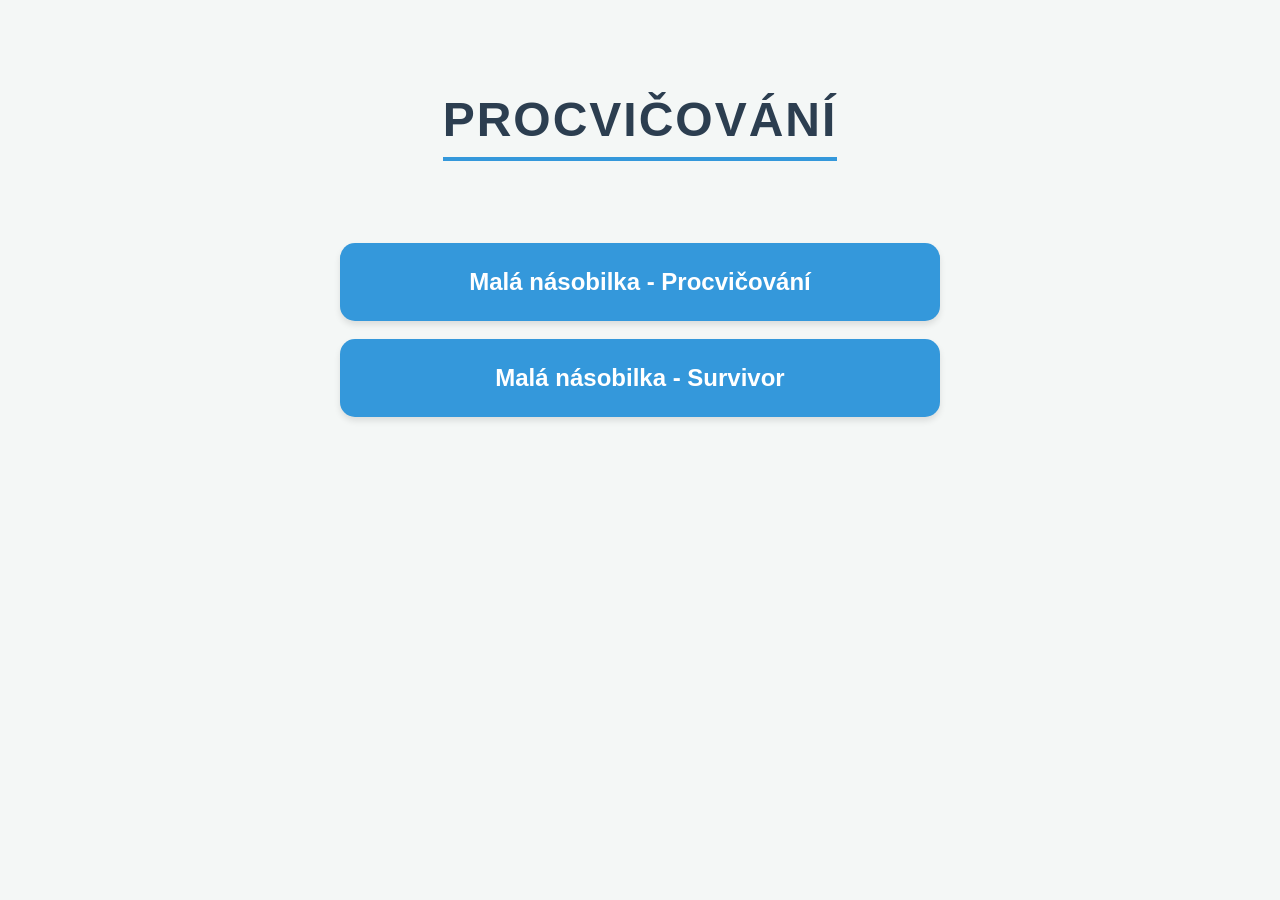
<file: index.html>
<!DOCTYPE html>
<html lang="cs">
<head>
    <meta charset="UTF-8">
    <meta name="viewport" content="width=device-width, initial-scale=1.0">
    <title>Procvičování - Rozcestník</title>
    <style>
        :root {
            --primary-color: #3498db;
            --hover-color: #2980b9;
            --bg-color: #f4f7f6;
            --text-color: #2c3e50;
        }

        body {
            font-family: 'Segoe UI', Tahoma, Geneva, Verdana, sans-serif;
            background-color: var(--bg-color);
            color: var(--text-color);
            margin: 0;
            display: flex;
            flex-direction: column;
            align-items: center;
            padding: 20px;
        }

        header {
            margin-top: 40px;
            margin-bottom: 50px;
            text-align: center;
        }

        h1 {
            font-size: 3rem;
            color: var(--text-color);
            text-transform: uppercase;
            letter-spacing: 2px;
            border-bottom: 4px solid var(--primary-color);
            padding-bottom: 10px;
        }

        .container {
            width: 100%;
            max-width: 600px;
            display: flex;
            flex-direction: column;
            gap: 20px; /* Mezera mezi tlačítky */
        }

        .btn-link {
            display: block;
            text-decoration: none;
            background-color: var(--primary-color);
            color: white;
            padding: 25px 20px; /* Velké polstrování pro prsty */
            text-align: center;
            font-size: 1.5rem;
            font-weight: bold;
            border-radius: 15px;
            box-shadow: 0 4px 6px rgba(0,0,0,0.1);
            transition: transform 0.2s, background-color 0.2s, box-shadow 0.2s;
        }

        /* Efekt při dotyku nebo najetí myší */
        .btn-link:hover, .btn-link:active {
            background-color: var(--hover-color);
            transform: translateY(-3px);
            box-shadow: 0 6px 12px rgba(0,0,0,0.15);
        }

        .btn-link:active {
            transform: translateY(0);
        }

        /* Úprava pro velmi malé displeje */
        @media (max-width: 480px) {
            h1 { font-size: 2rem; }
            .btn-link { font-size: 1.2rem; padding: 20px 15px; }
        }
    </style>
</head>
<body>

    <header>
        <h1>Procvičování</h1>
    </header>
    <div class="container">
        <a href="mala_nasobilka2.html" class="btn-link">
            Malá násobilka - Procvičování
        </a>

    </div>
    <br>
    <div class="container">
        <a href="mala_nasobilka.html" class="btn-link">
            Malá násobilka - Survivor
        </a>

    </div>

</body>
</html>
</file>
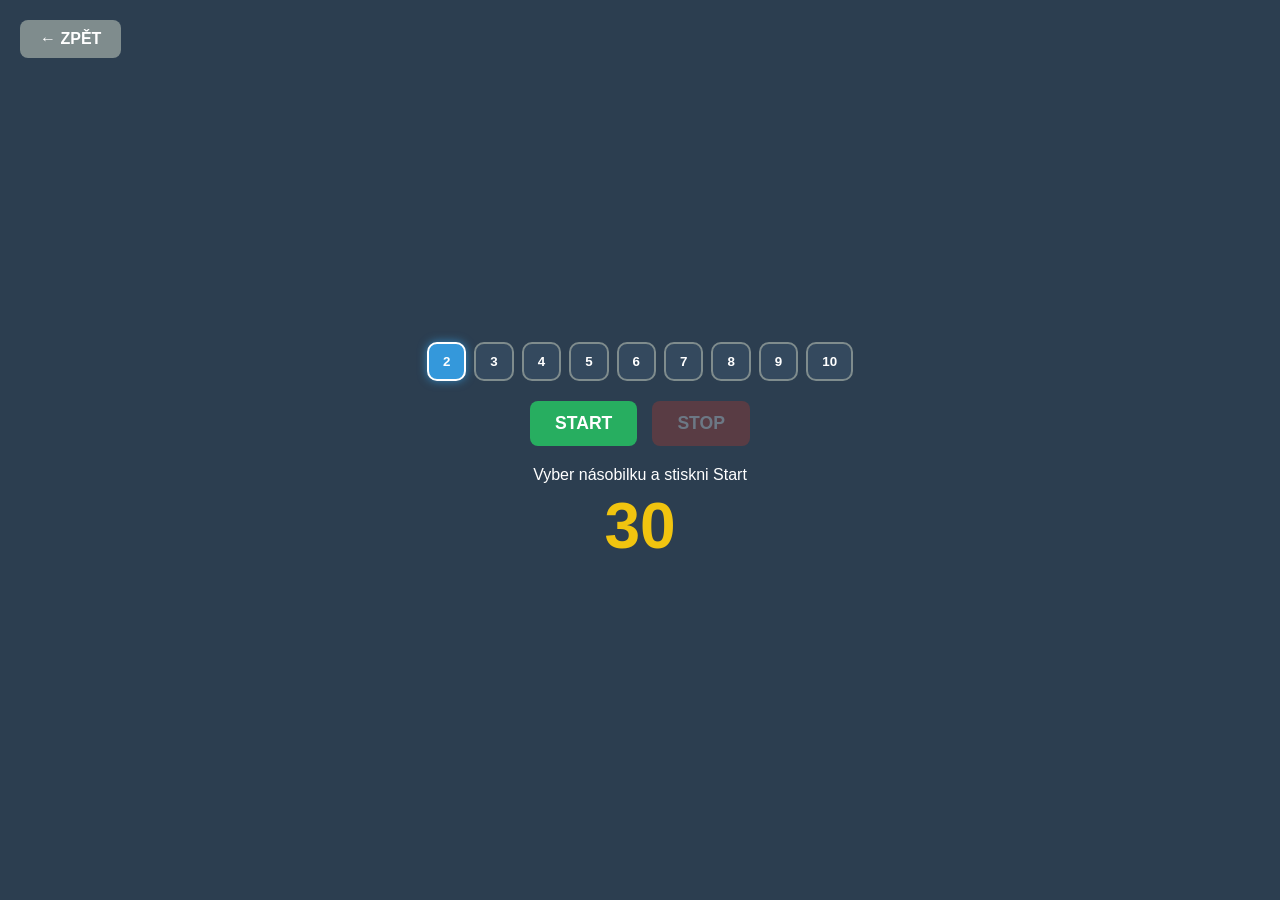
<file: mala_nasobilka.html>
<!DOCTYPE html>
<html lang="cs">
<head>
    <meta charset="UTF-8">
    <meta name="viewport" content="width=device-width, initial-scale=1.0">
    <title>Survival Násobilka - Moderní UI</title>
    <style>
        body {
            font-family: 'Segoe UI', sans-serif;
            background-color: #2c3e50;
            color: white;
            display: flex;
            flex-direction: column;
            align-items: center;
            justify-content: center;
            min-height: 100vh;
            margin: 0;
            overflow: hidden;
            transition: background-color 0.3s;
        }

        #back-link {
            position: absolute;
            top: 20px;
            left: 20px;
            text-decoration: none;
            background-color: #7f8c8d;
            color: white;
            padding: 10px 20px;
            border-radius: 8px;
            font-weight: bold;
            z-index: 100;
        }

        #selector-container {
            display: flex;
            gap: 8px;
            margin-bottom: 10px;
            flex-wrap: wrap;
            justify-content: center;
            padding: 10px;
        }

        .num-btn {
            padding: 10px 14px;
            background-color: #34495e;
            border: 2px solid #7f8c8d;
            border-radius: 10px;
            color: white;
            cursor: pointer;
            font-weight: bold;
        }

        .num-btn.active {
            background-color: #3498db;
            border-color: white;
            box-shadow: 0 0 10px rgba(52, 152, 219, 0.8);
        }

        #controls {
            margin-bottom: 20px;
            display: flex;
            gap: 15px;
        }

        .control-btn {
            padding: 12px 25px;
            font-size: 1.1rem;
            font-weight: bold;
            border: none;
            border-radius: 8px;
            cursor: pointer;
            color: white;
        }

        #btn-start { background-color: #27ae60; }
        #btn-stop { background-color: #c0392b; }
        .control-btn:disabled { opacity: 0.3; cursor: not-allowed; }

        #ui-layer { text-align: center; width: 100%; max-width: 600px; }
        #timer { font-size: 4rem; font-weight: bold; color: #f1c40f; line-height: 1; margin: 10px 0; }
        
        #game-grid { 
            display: grid; 
            grid-template-columns: repeat(2, 1fr); 
            gap: 25px; 
            margin-top: 20px; 
            padding: 0 20px;
        }
        .hidden-grid { display: none !important; }

        .column { display: flex; flex-direction: column; gap: 15px; }

        .card {
            padding: 20px;
            background-color: #34495e;
            border: 3px solid #ecf0f1;
            border-radius: 15px;
            cursor: pointer;
            font-size: 1.8rem;
            text-align: center;
            user-select: none;
            transition: transform 0.2s, background-color 0.2s;
            min-width: 140px;
        }

        .card.selected { background-color: #3498db; border-color: #fff; transform: scale(1.05); }
        .card.wrong { background-color: #e74c3c !important; border-color: #ff0000 !important; animation: shake-small 0.4s; }
        .card.hidden { visibility: hidden; opacity: 0; pointer-events: none; }

        /* --- STYLY PRO MODÁLNÍ OKNO --- */
        #modal-overlay {
            position: fixed;
            top: 0; left: 0; width: 100%; height: 100%;
            background: rgba(0,0,0,0.85);
            display: none; /* Skryto defaultně */
            flex-direction: column;
            align-items: center;
            justify-content: center;
            z-index: 1000;
        }

        #modal-box {
            background: #ecf0f1;
            color: #2c3e50;
            padding: 40px;
            border-radius: 20px;
            text-align: center;
            box-shadow: 0 0 30px rgba(0,0,0,0.5);
            max-width: 80%;
        }

        #modal-box h2 { font-size: 2.5rem; margin-top: 0; }
        #modal-box p { font-size: 1.2rem; margin-bottom: 30px; }

        .modal-btn {
            background-color: #27ae60;
            color: white;
            border: none;
            padding: 20px 40px;
            font-size: 1.5rem;
            font-weight: bold;
            border-radius: 12px;
            cursor: pointer;
            transition: transform 0.1s;
        }
        .modal-btn:active { transform: scale(0.95); }
        .modal-btn.restart-btn { background-color: #c0392b; }

        @keyframes shake-small {
            0%, 100% { transform: translateX(0); }
            25% { transform: translateX(-8px); }
            75% { transform: translateX(8px); }
        }

        .shake-heavy { animation: shake-heavy 0.1s infinite; }
        @keyframes shake-heavy {
            0% { transform: translate(4px, 4px); }
            50% { transform: translate(-4px, -4px); }
            100% { transform: translate(4px, -4px); }
        }
    </style>
</head>
<body>

    <div id="modal-overlay">
        <div id="modal-box">
            <h2 id="modal-title">Výborně!</h2>
            <p id="modal-text">Úroveň dokončena.</p>
            <button id="modal-button" class="modal-btn" onclick="closeModal()">DALŠÍ ÚROVEŇ</button>
        </div>
    </div>

    <a href="index.html" id="back-link">← ZPĚT</a>

    <div id="selector-container"></div>

    <div id="controls">
        <button id="btn-start" class="control-btn" onclick="startGame()">START</button>
        <button id="btn-stop" class="control-btn" onclick="stopGame()" disabled>STOP</button>
    </div>

    <div id="ui-layer">
        <div id="level-info">Vyber násobilku a stiskni Start</div>
        <div id="timer">30</div>
        
        <div id="game-grid" class="hidden-grid">
            <div class="column" id="left-col"></div>
            <div class="column" id="right-col"></div>
        </div>
    </div>

    <script>
        const VOL = 0.4; 
        let currentMultiplier = 2;
        let currentMaxTime = 30;
        let timeLeft = 30;
        let level = 1;
        let matchesFound = 0;
        let gameActive = false;
        let isProcessing = false;
        let selectedCards = [];
        let timerInterval;
        let modalAction = null; // Uchovává funkci, co se má stát po kliku na tlačítko v okně

        const audioCtx = new (window.AudioContext || window.webkitAudioContext)();

        function playTone(freq, type, duration, volMod = 1) {
            try {
                const osc = audioCtx.createOscillator();
                const gain = audioCtx.createGain();
                osc.type = type;
                osc.frequency.setValueAtTime(freq, audioCtx.currentTime);
                gain.gain.setValueAtTime(VOL * volMod, audioCtx.currentTime);
                gain.gain.exponentialRampToValueAtTime(0.0001, audioCtx.currentTime + duration);
                osc.connect(gain); gain.connect(audioCtx.destination);
                osc.start(); osc.stop(audioCtx.currentTime + duration);
            } catch(e) {}
        }

        const sounds = {
            click: () => playTone(500, 'sine', 0.1, 0.3),
            match: () => { playTone(800, 'sine', 0.2, 0.6); setTimeout(() => playTone(1200, 'sine', 0.3, 0.6), 60); },
            error: () => playTone(120, 'sawtooth', 0.5, 0.5),
            win: () => [523, 659, 783, 1046].forEach((f, i) => setTimeout(() => playTone(f, 'triangle', 0.4, 0.5), i * 120))
        };

        // FUNKCE PRO ZOBRAZENÍ MODÁLU
        function showModal(title, text, buttonLabel, isGameOver, action) {
            document.getElementById('modal-title').textContent = title;
            document.getElementById('modal-text').textContent = text;
            const btn = document.getElementById('modal-button');
            btn.textContent = buttonLabel;
            
            if(isGameOver) btn.classList.add('restart-btn');
            else btn.classList.remove('restart-btn');

            document.getElementById('modal-overlay').style.display = 'flex';
            modalAction = action;
        }

        function closeModal() {
            document.getElementById('modal-overlay').style.display = 'none';
            if (modalAction) modalAction();
        }

        const selector = document.getElementById('selector-container');
        for (let i = 2; i <= 10; i++) {
            const btn = document.createElement('button');
            btn.className = `num-btn ${i === 2 ? 'active' : ''}`;
            btn.textContent = i;
            btn.onclick = () => {
                stopGame();
                document.querySelectorAll('.num-btn').forEach(b => b.classList.remove('active'));
                btn.classList.add('active');
                currentMultiplier = i;
                document.getElementById('level-info').textContent = `Násobilka ${currentMultiplier} připravena.`;
            };
            selector.appendChild(btn);
        }

        function startGame() {
            if (audioCtx.state === 'suspended') audioCtx.resume();
            document.getElementById('btn-start').disabled = true;
            document.getElementById('btn-stop').disabled = false;
            document.getElementById('game-grid').classList.remove('hidden-grid');
            initLevel();
        }

        function stopGame() {
            gameActive = false;
            isProcessing = false;
            clearInterval(timerInterval);
            level = 1; currentMaxTime = 30; timeLeft = 30;
            selectedCards = [];
            document.getElementById('btn-start').disabled = false;
            document.getElementById('btn-stop').disabled = true;
            document.getElementById('game-grid').classList.add('hidden-grid');
            document.getElementById('timer').textContent = "30";
            document.getElementById('timer').style.color = "#f1c40f";
            document.getElementById('level-info').textContent = "Hra zastavena.";
            document.body.className = '';
            document.body.style.backgroundColor = "#2c3e50";
            document.getElementById('modal-overlay').style.display = 'none';
        }

        function initLevel() {
            gameActive = true;
            isProcessing = false;
            matchesFound = 0;
            selectedCards = [];
            timeLeft = currentMaxTime;
            document.getElementById('timer').textContent = timeLeft;
            document.getElementById('timer').style.color = "#f1c40f";
            document.getElementById('level-info').textContent = `Násobilka ${currentMultiplier} | Úroveň: ${level}`;
            
            const leftCol = document.getElementById('left-col');
            const rightCol = document.getElementById('right-col');
            leftCol.innerHTML = ''; rightCol.innerHTML = '';

            const indices = Array.from({length: 10}, (_, i) => i + 1).sort(() => 0.5 - Math.random()).slice(0, 5);
            const qs = indices.map(i => ({t: `${currentMultiplier} × ${i}`, m: (currentMultiplier * i).toString()}));
            const as = indices.map(i => ({t: (currentMultiplier * i).toString(), m: `${currentMultiplier} × ${i}`}));

            qs.sort(() => 0.5 - Math.random()).forEach(d => leftCol.appendChild(createCard(d)));
            as.sort(() => 0.5 - Math.random()).forEach(d => rightCol.appendChild(createCard(d)));

            clearInterval(timerInterval);
            startTimer();
        }

        function createCard(data) {
            const card = document.createElement('div');
            card.className = 'card';
            card.textContent = data.t;
            card.dataset.val = data.t.trim();
            card.dataset.match = data.m.trim();
            card.onclick = () => {
                if (!gameActive || isProcessing || card.classList.contains('selected') || card.classList.contains('hidden')) return;
                sounds.click();
                card.classList.add('selected');
                selectedCards.push(card);
                if (selectedCards.length === 2) {
                    isProcessing = true;
                    checkMatch();
                }
            };
            return card;
        }

        function checkMatch() {
            const [c1, c2] = selectedCards;
            const isMatch = (c1.dataset.match === c2.dataset.val || c2.dataset.match === c1.dataset.val);

            if (isMatch) {
                sounds.match();
                c1.classList.add('hidden'); c2.classList.add('hidden');
                c1.classList.remove('selected'); c2.classList.remove('selected');
                matchesFound++;
                selectedCards = [];
                isProcessing = false;
                if (matchesFound === 5) setTimeout(handleWin, 200);
            } else {
                sounds.error();
                c1.classList.add('wrong'); c2.classList.add('wrong');
                setTimeout(() => {
                    c1.classList.remove('wrong', 'selected');
                    c2.classList.remove('wrong', 'selected');
                    selectedCards = [];
                    isProcessing = false;
                }, 400);
            }
        }

        function startTimer() {
            timerInterval = setInterval(() => {
                if (!gameActive) return;
                timeLeft--;
                document.getElementById('timer').textContent = timeLeft;
                if (timeLeft <= 5) document.getElementById('timer').style.color = "#e74c3c";
                if (timeLeft <= 0) handleLose();
            }, 1000);
        }

        function handleWin() {
            if (!gameActive) return;
            gameActive = false;
            clearInterval(timerInterval);
            sounds.win();
            
            showModal(
                "VÝBORNĚ!", 
                `Úroveň ${level} dokončena! Časový limit pro další kolo se zkracuje.`, 
                "DALŠÍ ÚROVEŇ", 
                false, 
                () => {
                    level++;
                    currentMaxTime = Math.max(5, currentMaxTime - 5);
                    initLevel();
                }
            );
        }

        function handleLose() {
		
            gameActive = false;
            clearInterval(timerInterval);
            // document.body.classList.add('shake-heavy');
            document.body.style.backgroundColor = "#c0392b";

            document.querySelectorAll('.card:not(.hidden)').forEach(card => {
                const x = (Math.random() - 0.5) * 2000;
                const y = (Math.random() - 0.5) * 2000;
                card.style.transform = `translate(${x}px, ${y}px) rotate(${Math.random()*1000}deg)`;
                card.style.opacity = "0";
            });

            setTimeout(() => {
                showModal(
                    "Čas vypršel!", 
                    `Dosáhl jsi úrovně ${level}.`, 
                    "HRÁT ZNOVU", 
                    true, 
                    stopGame
                );
            }, 1000);
        }
    </script>
</body>
</html>
</file>
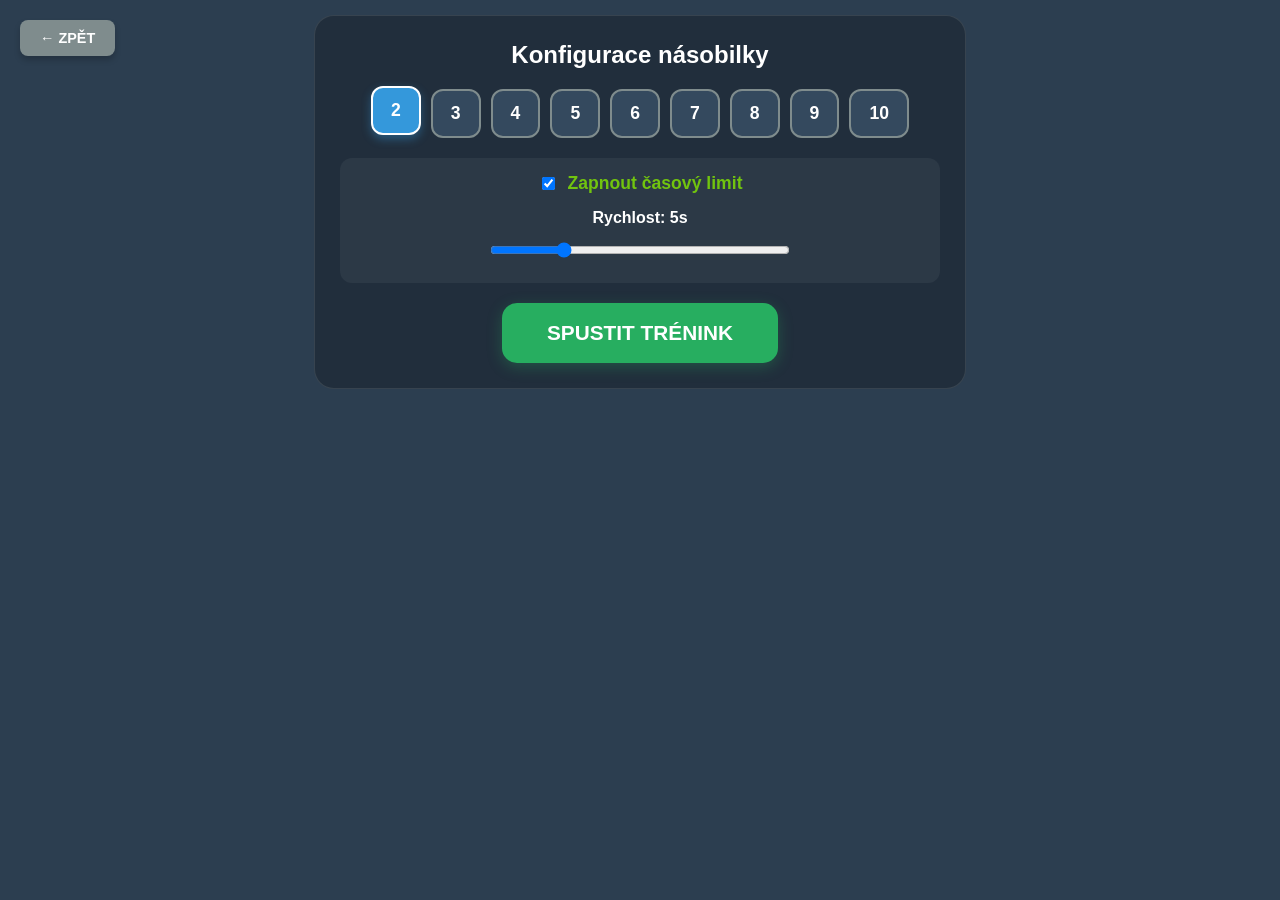
<file: mala_nasobilka2.html>
<!DOCTYPE html>
<html lang="cs">
<head>
    <meta charset="UTF-8">
    <meta name="viewport" content="width=device-width, initial-scale=1.0">
    <title>Trénink Násobilky - Grid Edition</title>
	<link rel="stylesheet" href="styl.css">
</head>
<body>
	<a href="index.html" id="back-link">← ZPĚT</a>
    <div id="settings-panel">
        <h2 style="margin-top: 0;">Konfigurace násobilky</h2>
        <div id="selector-container"></div>
        
        <div class="timer-config">
            <label>
                <input type="checkbox" id="timer-enable" checked> Zapnout časový limit
            </label>
            <div id="slider-box" style="margin-top:15px;">
                <div style="font-weight: bold; margin-bottom: 5px;">Rychlost: <span id="sec-val">5</span>s</div>
                <input type="range" id="timer-slider" min="2" max="15" value="5">
            </div>
        </div>

        <button class="control-btn" onclick="startGame()">SPUSTIT TRÉNINK</button>
    </div>

    <div id="game-area">
        <div id="timer-bar-container"><div id="timer-bar"></div></div>
        <div id="question-box">? × ?</div>
        <div id="answers-grid"></div>
        <button id="btn-stop" class="control-btn" onclick="stopGame()">UKONČIT</button>
    </div>

    <script>
        let selectedMultipliers = new Set([2]);
        let gameActive = false;
        let isProcessing = false;
        let correctAnswer = 0;
        let timerLimit = 5;
        let timerCurrent = 0;
        let timerInterval;
		const VOL = 0.2; // Celková hlasitost
		const audioCtx = new (window.AudioContext || window.webkitAudioContext)();

		function playTone(freq, type, duration, volMod = 1) {
			try {
				const osc = audioCtx.createOscillator();
				const gain = audioCtx.createGain();
				osc.type = type;
				osc.frequency.setValueAtTime(freq, audioCtx.currentTime);
				gain.gain.setValueAtTime(VOL * volMod, audioCtx.currentTime);
				gain.gain.exponentialRampToValueAtTime(0.0001, audioCtx.currentTime + duration);
				osc.connect(gain); gain.connect(audioCtx.destination);
				osc.start(); osc.stop(audioCtx.currentTime + duration);
			} catch(e) {}
		}

		const sounds = {
			correct: () => playTone(800, 'sine', 0.2, 0.5),   // Jemné pípnutí pro úspěch
			wrong: () => playTone(150, 'sawtooth', 0.4, 0.8), // Hluboký bzučák pro chybu
			tick: () => playTone(400, 'sine', 0.05, 0.2),    // Tiknutí při vypršení času
			start: () => [440, 554, 659].forEach((f, i) => setTimeout(() => playTone(f, 'triangle', 0.4, 0.3), i * 100))
		};

        // Inicializace výběru čísel (vícenásobný výběr)
        const selector = document.getElementById('selector-container');
        for (let i = 2; i <= 10; i++) {
            const btn = document.createElement('button');
            btn.className = `num-btn ${i === 2 ? 'active' : ''}`;
            btn.textContent = i;
            btn.onclick = () => {
                if (selectedMultipliers.has(i)) {
                    if (selectedMultipliers.size > 1) {
                        selectedMultipliers.delete(i);
                        btn.classList.remove('active');
                    }
                } else {
                    selectedMultipliers.add(i);
                    btn.classList.add('active');
                }
            };
            selector.appendChild(btn);
        }

        // Ovládání slideru
        const slider = document.getElementById('timer-slider');
        const secVal = document.getElementById('sec-val');
        slider.oninput = () => {
            secVal.textContent = slider.value;
            timerLimit = parseInt(slider.value);
        };

        const timerEnable = document.getElementById('timer-enable');
        timerEnable.onchange = () => {
            document.getElementById('slider-box').style.opacity = timerEnable.checked ? "1" : "0.3";
            document.getElementById('timer-bar-container').style.visibility = timerEnable.checked ? "visible" : "hidden";
        };

        function startGame() {
			if (audioCtx.state === 'suspended') audioCtx.resume();
			sounds.start();
            document.getElementById('settings-panel').classList.add('hidden');
            document.getElementById('game-area').style.display = 'block';
            gameActive = true;
            nextQuestion();
        }

        function stopGame() {
            gameActive = false;
            clearInterval(timerInterval);
            document.getElementById('settings-panel').classList.remove('hidden');
            document.getElementById('game-area').style.display = 'none';
            document.body.style.backgroundColor = "#2c3e50";
        }

        function nextQuestion() {
            if (!gameActive) return;
            isProcessing = false;
            document.body.style.backgroundColor = "#2c3e50";
            
            const multis = Array.from(selectedMultipliers);
            const m = multis[Math.floor(Math.random() * multis.length)];
            const n = Math.floor(Math.random() * 10) + 1;
            
            correctAnswer = m * n;
            document.getElementById('question-box').textContent = `${m} × ${n}`;

            // Generování chytrých odpovědí
            let opts = new Set([correctAnswer]);
            while(opts.size < 5) {
                // Mix odpovědí: blízké výsledky, jiný násobek stejné řady, nebo náhodné číslo
                let strategy = Math.random();
                let fake;
                if (strategy < 0.4) fake = correctAnswer + (Math.random() > 0.5 ? m : -m);
                else if (strategy < 0.7) fake = correctAnswer + (Math.random() > 0.5 ? 1 : -1);
                else fake = m * (Math.floor(Math.random() * 10) + 1);
                
                if (fake > 0 && fake !== correctAnswer) opts.add(fake);
            }

            const grid = document.getElementById('answers-grid');
            grid.innerHTML = '';
            Array.from(opts).sort(() => 0.5 - Math.random()).forEach(o => {
                const b = document.createElement('button');
                b.className = 'answer-btn';
                b.textContent = o;
                b.onclick = () => check(o, b);
                grid.appendChild(b);
            });

            if (timerEnable.checked) startQuestionTimer();
        }

        function startQuestionTimer() {
            clearInterval(timerInterval);
            timerCurrent = 100;
            const step = 100 / (timerLimit * 10);
            
            timerInterval = setInterval(() => {
                timerCurrent -= step;
                document.getElementById('timer-bar').style.width = timerCurrent + "%";
                
                if (timerCurrent <= 0) {
                    clearInterval(timerInterval);
                    handleTimeout();
                }
            }, 100);
        }

        function check(val, btn) {
            if (isProcessing) return;
            isProcessing = true;
            clearInterval(timerInterval);

            if (val === correctAnswer) {
				sounds.correct();
                btn.classList.add('correct');
                setTimeout(nextQuestion, 500);
            } else {
				sounds.wrong();
                btn.classList.add('wrong');
                setTimeout(() => {
                    btn.classList.remove('wrong');
                    isProcessing = false;
                    if (timerEnable.checked) startQuestionTimer();
                }, 800);
            }
        }

        function handleTimeout() {
			sounds.wrong();
            document.body.style.backgroundColor = "#c0392b";
            setTimeout(nextQuestion, 600);
        }
    </script>
</body>
</html>
</file>
<file: styl.css>
:root {
            --bg-color: #2c3e50;
            --card-color: #34495e;
            --accent-color: #3498db;
            --answer-color: #f39c12; /* Výrazná oranžová pro odpovědi */
            --correct-color: #27ae60;
            --wrong-color: #e74c3c;
        }

        body {
            font-family: 'Segoe UI', Tahoma, Geneva, Verdana, sans-serif;
            background-color: var(--bg-color);
            color: white;
            display: flex;
            flex-direction: column;
            align-items: center;
            min-height: 100vh;
            margin: 0;
            padding: 15px;
            box-sizing: border-box;
        }
		/* Vzhled textu u přepínače časového limitu */
		label {
			cursor: pointer;
			font-size: 1.2rem;       /* Velikost písma */
			font-weight: 600;        /* Tloušťka písma (400 je normální, 700 tučné) */
			color: #71c40f;          /* Barva textu (nyní žlutá pro odlišení) */
			display: flex;           /* Zarovnání ikonky a textu do roviny */
			align-items: center;
			justify-content: center;
			gap: 10px;               /* Mezera mezi čtverečkem a textem */
			transition: color 0.3s;
		}
		/* Efekt při najetí myší na text */
		label:hover {
			color: #ffffff;          /* Text při najetí zbělá */
		}
		/* Tlačítko zpět na úvodní stránku */
		#back-link {
		    position: absolute;
		    top: 20px;
		    left: 20px;
		    text-decoration: none;
		    background-color: #7f8c8d; /* Nenápadná šedá */
		    color: white;
		    padding: 10px 20px;
		    border-radius: 8px;
		    font-weight: bold;
		    font-size: 0.9rem;
		    transition: background 0.3s, transform 0.2s;
		    z-index: 100;
		    box-shadow: 0 4px 6px rgba(0,0,0,0.2);
		}
		
		#back-link:hover {
		    background-color: #95a5a6;
		    transform: translateY(-2px);
		}
		
		/* Úprava pro mobily, aby tlačítko nezaclánělo */
		@media (max-width: 600px) {
		    #back-link {
		        position: static; /* Na mobilu skočí nad konfiguraci */
		        display: inline-block;
		        margin-bottom: 15px;
		    }
		}
        /* Nastavení */
        #settings-panel {
            background: rgba(0,0,0,0.25);
            padding: 25px;
            border-radius: 20px;
            width: 100%;
            max-width: 600px;
            margin-bottom: 20px;
            text-align: center;
            border: 1px solid rgba(255,255,255,0.1);
        }

        #selector-container {
            display: flex;
            gap: 10px;
            flex-wrap: wrap;
            justify-content: center;
            margin: 20px 0;
        }

        .num-btn {
            padding: 12px 18px;
            background-color: var(--card-color);
            border: 2px solid #7f8c8d;
            border-radius: 12px;
            color: white;
            cursor: pointer;
            font-weight: bold;
            font-size: 1.1rem;
            transition: all 0.2s;
        }

        .num-btn.active {
            background-color: var(--accent-color);
            border-color: white;
            transform: translateY(-3px);
            box-shadow: 0 4px 10px rgba(52, 152, 219, 0.4);
        }

        .timer-config {
            margin: 20px 0;
            padding: 15px;
            background: rgba(255,255,255,0.05);
            border-radius: 12px;
        }

        /* Herní plocha */
        #game-area {
            width: 100%;
            max-width: 800px;
            text-align: center;
            display: none;
        }

        #question-box {
            font-size: 5rem;
            font-weight: 800;
            margin: 10px 0 20px 0;
            padding: 20px;
            text-shadow: 2px 4px 10px rgba(0,0,0,0.3);
        }

        #timer-bar-container {
            width: 100%;
            height: 12px;
            background: rgba(255,255,255,0.1);
            border-radius: 10px;
            margin-bottom: 30px;
            overflow: hidden;
        }

        #timer-bar {
            width: 100%;
            height: 100%;
            background: #f1c40f;
            transition: width 0.1s linear;
        }

        /* Mřížka odpovědí - VEDLE SEBE */
        #answers-grid {
            display: grid;
            grid-template-columns: repeat(5, 1fr); /* 5 vedle sebe na desktopu */
            gap: 15px;
            width: 100%;
        }

        @media (max-width: 768px) {
            #answers-grid { grid-template-columns: repeat(3, 1fr); }
        }

        @media (max-width: 480px) {
            #answers-grid { grid-template-columns: repeat(2, 1fr); }
        }

        .answer-btn {
            background-color: var(--answer-color);
            border: none;
            padding: 25px 10px;
            font-size: 2rem;
            color: #2c3e50; /* Tmavé písmo na světlém tlačítku */
            border-radius: 15px;
            cursor: pointer;
            font-weight: 800;
            transition: all 0.15s cubic-bezier(0.175, 0.885, 0.32, 1.275);
            box-shadow: 0 6px 0 #d35400; /* 3D efekt */
            position: relative;
        }

        .answer-btn:hover {
            background-color: #ffb133;
            transform: translateY(-2px);
        }

        .answer-btn:active {
            transform: translateY(4px);
            box-shadow: 0 2px 0 #d35400;
        }

        .answer-btn.correct { 
            background-color: var(--correct-color) !important; 
            color: white;
            box-shadow: 0 4px 0 #1e8449;
        }
        
        .answer-btn.wrong { 
            background-color: var(--wrong-color) !important; 
            color: white;
            box-shadow: 0 4px 0 #922b21;
            animation: shake 0.4s; 
        }

        .control-btn {
            background: #27ae60;
            color: white;
            border: none;
            padding: 18px 45px;
            font-size: 1.3rem;
            border-radius: 15px;
            cursor: pointer;
            font-weight: bold;
            box-shadow: 0 4px 15px rgba(39, 174, 96, 0.3);
        }

        #btn-stop { background: #c0392b; margin-top: 40px; box-shadow: 0 4px 15px rgba(192, 57, 43, 0.3); }

        @keyframes shake {
            0%, 100% { transform: translateX(0); }
            25% { transform: translateX(-10px); }
            75% { transform: translateX(10px); }
        }

        input[type=range] { width: 80%; max-width: 300px; margin: 10px 0; }
        .hidden { display: none !important; }
        
        label { cursor: pointer; font-size: 1.1rem; }
</file>
